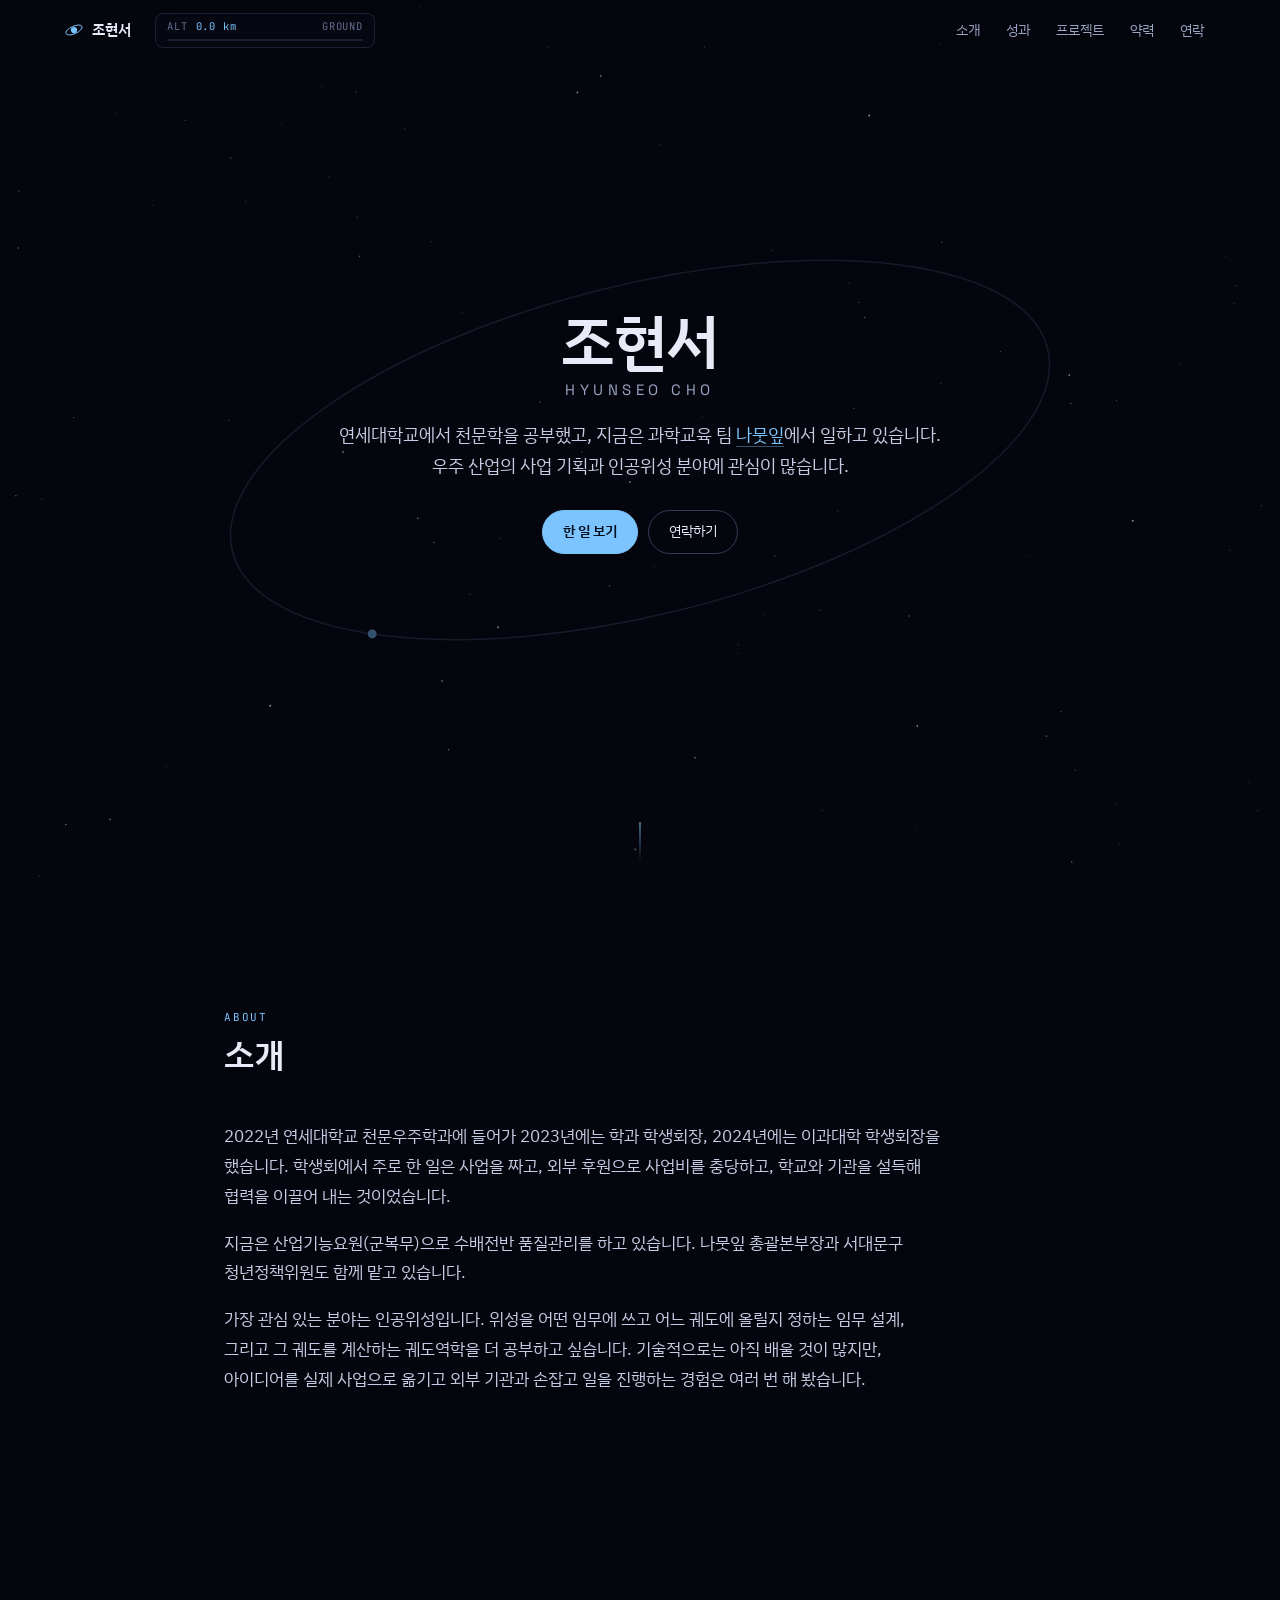
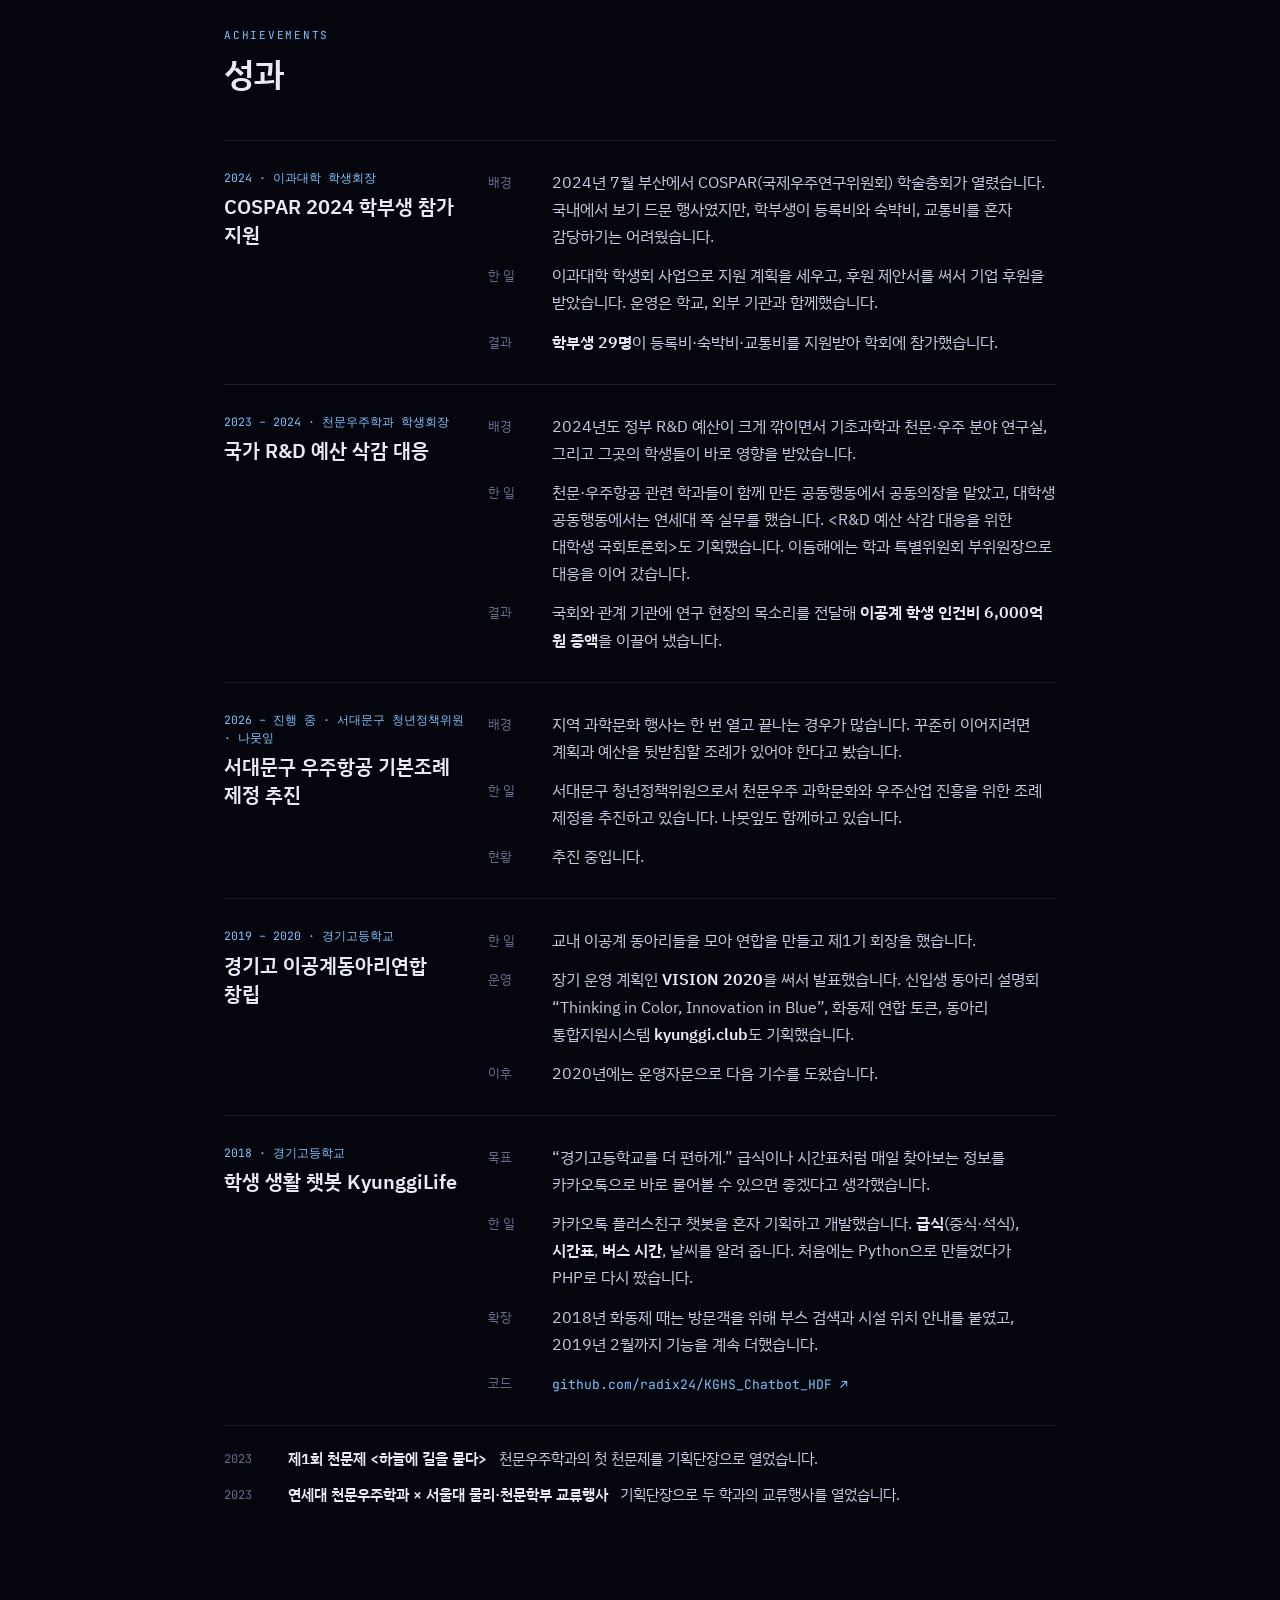
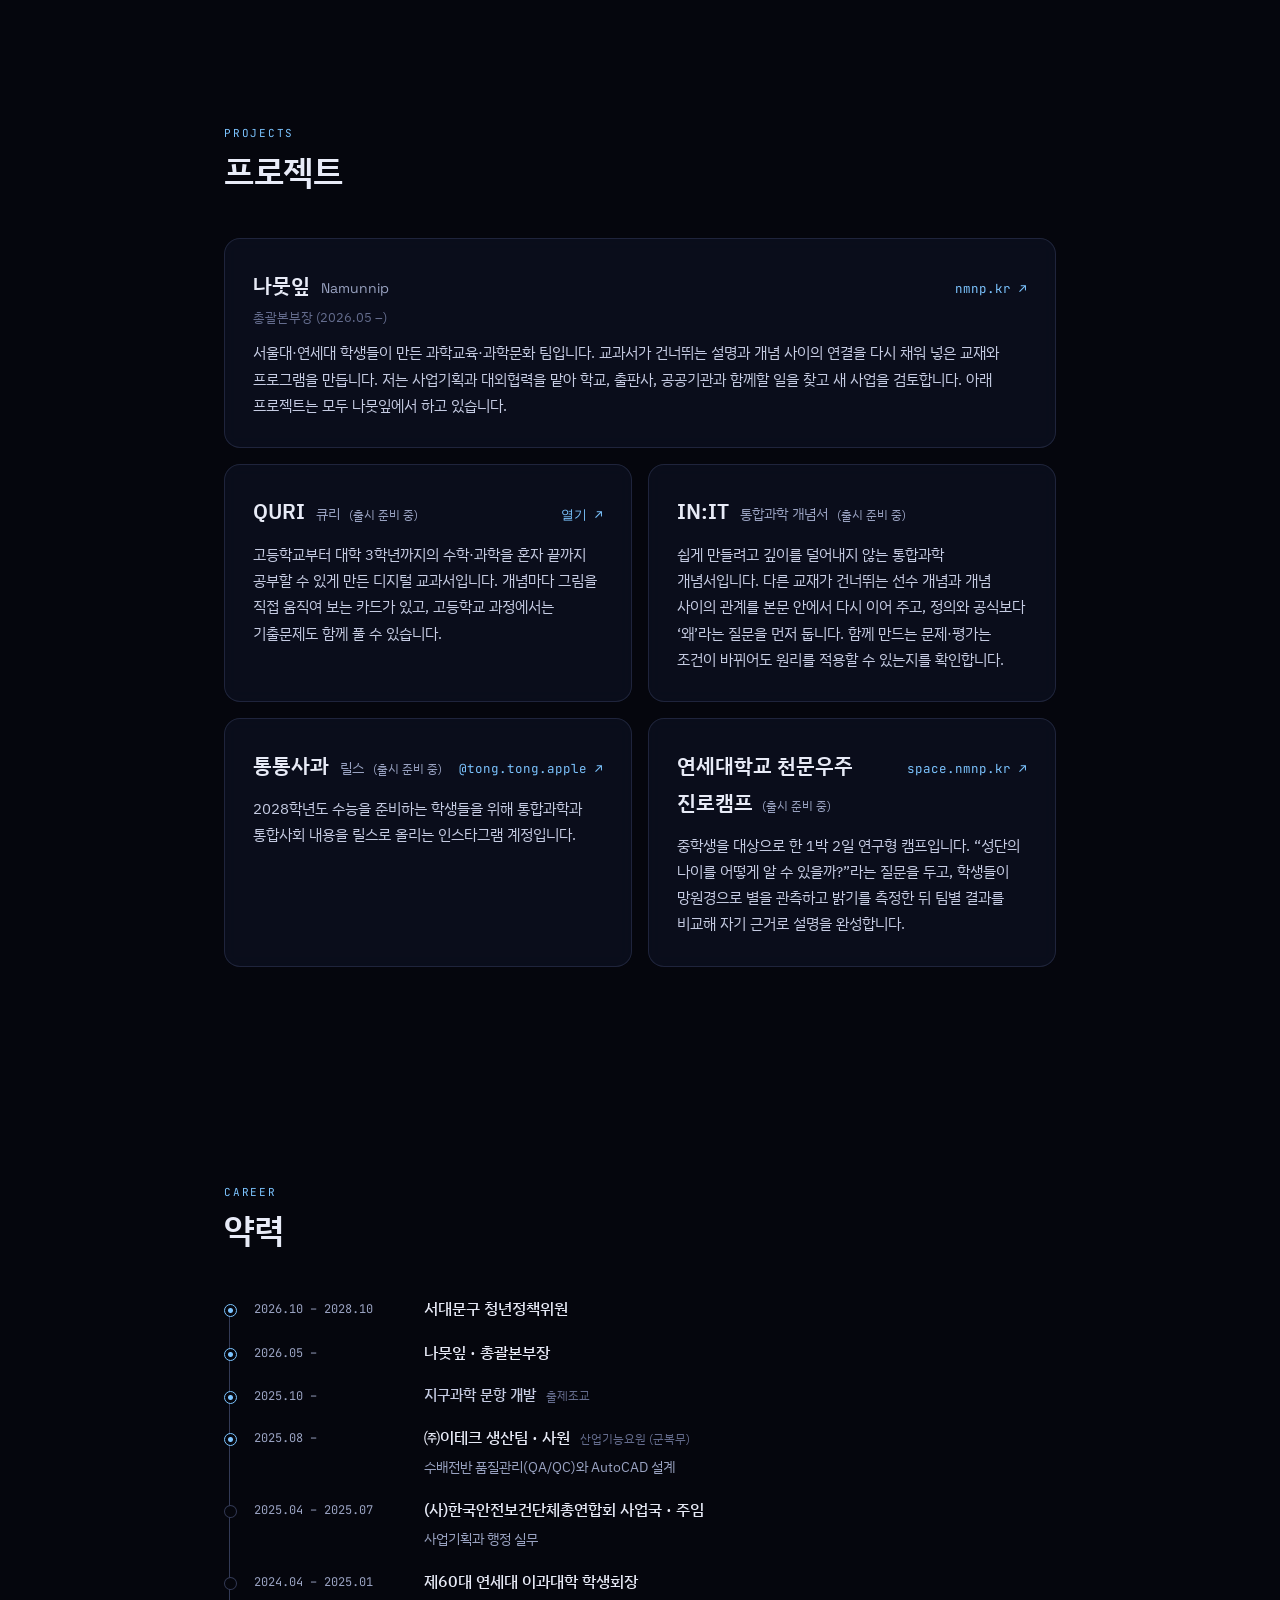
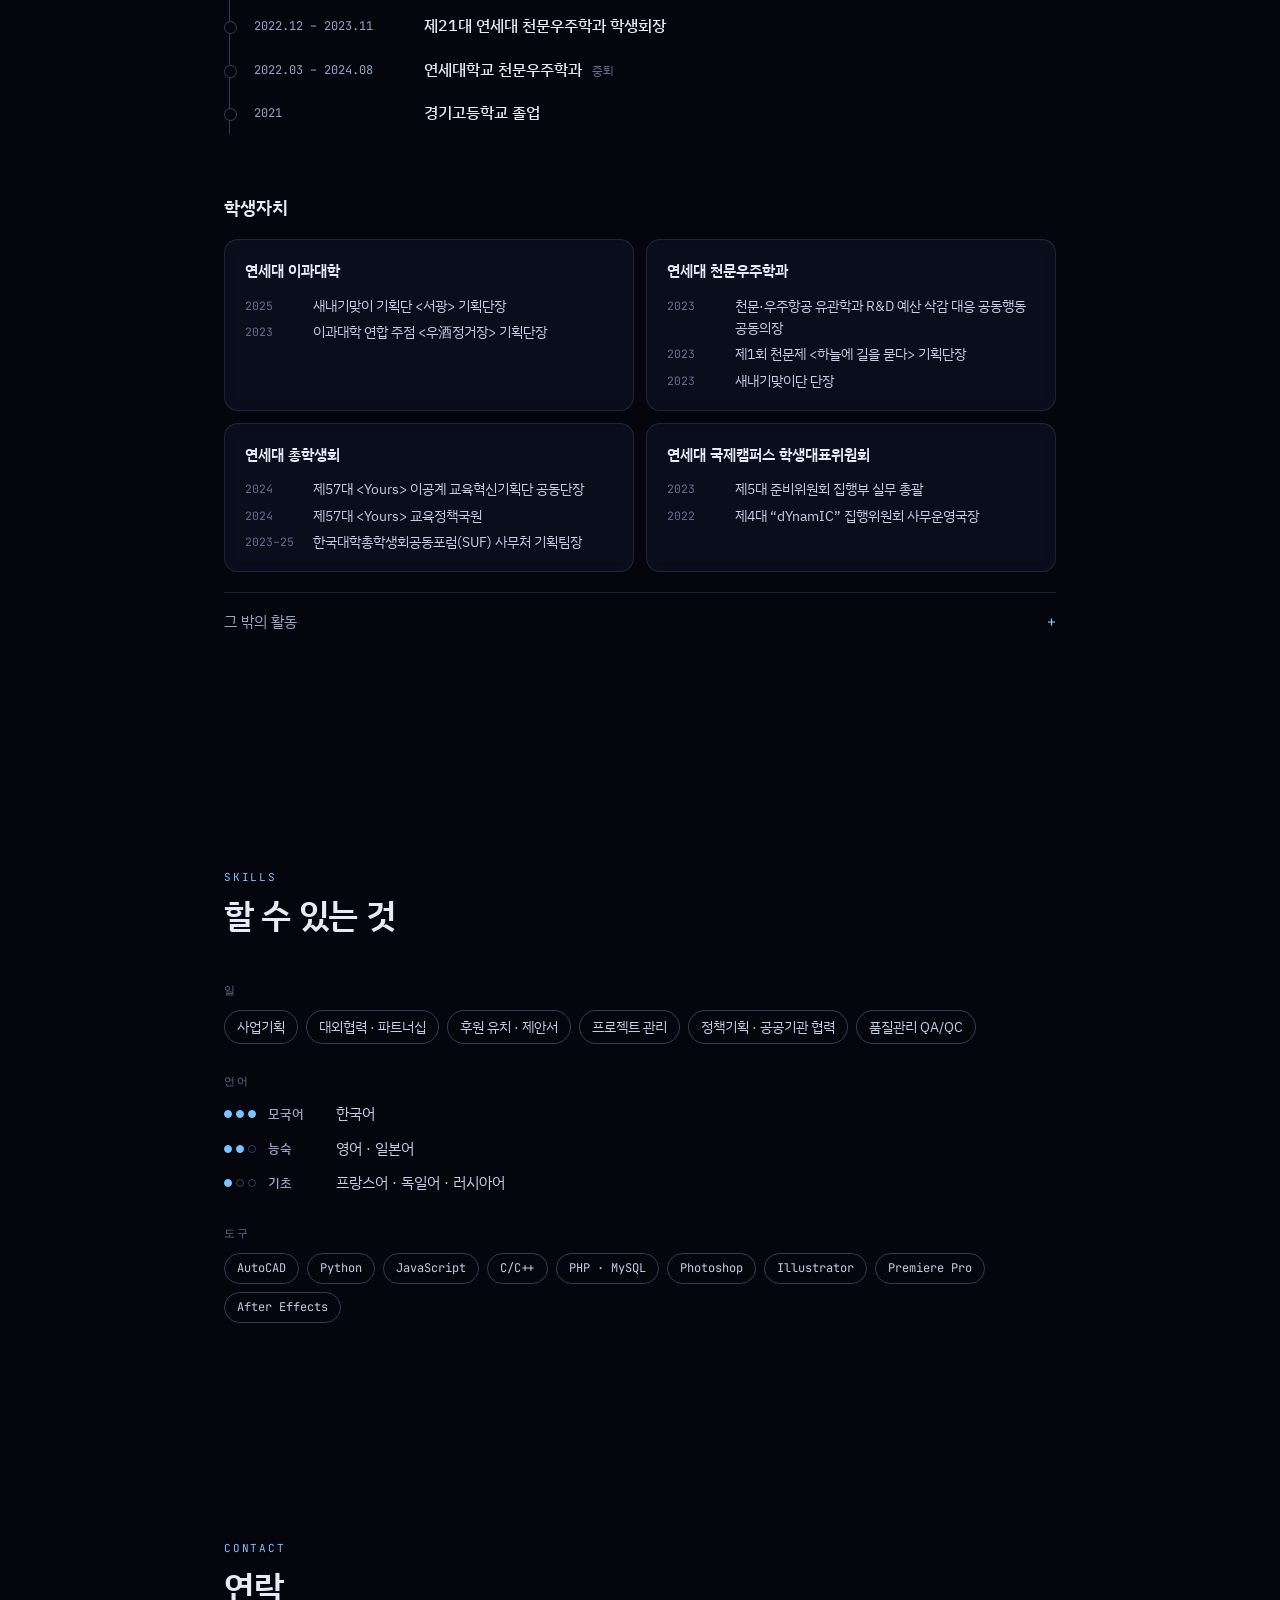
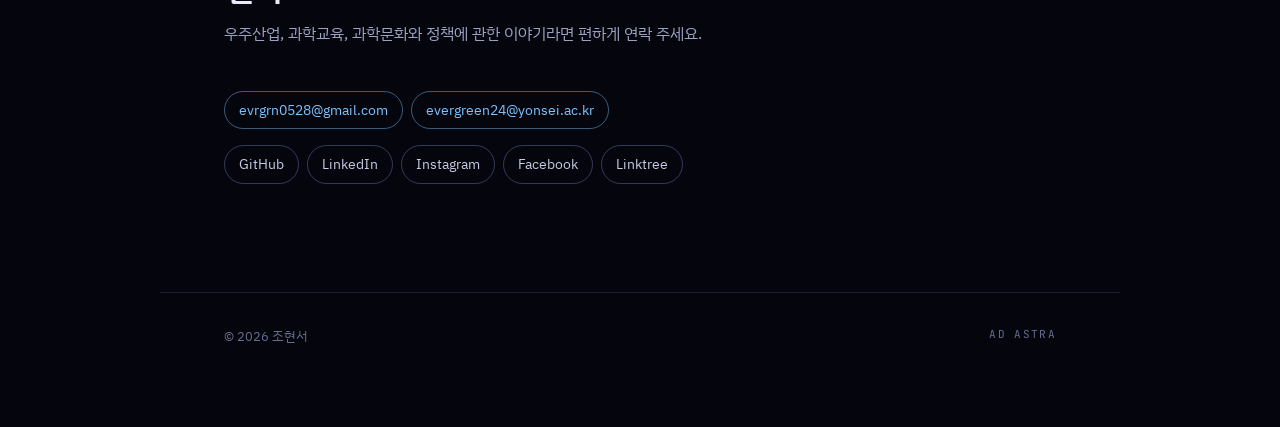
<file: index.html>
<!doctype html>
<html lang="ko">
<head>
  <meta charset="utf-8">
  <meta name="viewport" content="width=device-width, initial-scale=1">
  <title>조현서 · Hyunseo Cho</title>
  <meta name="description" content="천문학을 공부했고, 과학교육 팀 나뭇잎에서 사업을 맡고 있는 조현서입니다.">
  <meta property="og:title" content="조현서 · Hyunseo Cho">
  <meta property="og:description" content="천문학을 공부했고, 과학교육 팀 나뭇잎에서 사업을 맡고 있습니다.">
  <meta property="og:type" content="website">
  <meta property="og:url" content="https://radix24.github.io/">
  <meta name="theme-color" content="#05060d">
  <link rel="icon" href="favicon.svg" type="image/svg+xml">
  <link rel="preconnect" href="https://fonts.googleapis.com">
  <link rel="preconnect" href="https://fonts.gstatic.com" crossorigin>
  <link href="https://fonts.googleapis.com/css2?family=IBM+Plex+Sans+KR:wght@300;400;500;600;700&family=JetBrains+Mono:wght@400;500;600&family=Space+Grotesk:wght@400;500;600&display=swap" rel="stylesheet">
  <link rel="stylesheet" href="style.css">
</head>
<body>
  <canvas id="sky" aria-hidden="true"></canvas>

  <header class="topbar">
    <a class="brand" href="#top" aria-label="맨 위로">
      <svg viewBox="0 0 32 32" width="20" height="20" aria-hidden="true"><circle cx="16" cy="16" r="5" fill="currentColor"/><ellipse cx="16" cy="16" rx="14" ry="6" fill="none" stroke="currentColor" stroke-width="1.4" transform="rotate(-24 16 16)"/></svg>
      <span>조현서</span>
    </a>
    <div class="hud" aria-hidden="true">
      <span class="hud__k">ALT</span><span class="hud__v" id="alt">0 km</span>
      <span class="hud__zone" id="zone">GROUND</span>
      <span class="hud__bar"><span id="altbar"></span></span>
    </div>
    <nav class="nav" aria-label="섹션">
      <a href="#about">소개</a>
      <a href="#achievements">성과</a>
      <a href="#projects">프로젝트</a>
      <a href="#career">약력</a>
      <a href="#contact">연락</a>
    </nav>
  </header>

  <main>
    <section id="top" class="hero" data-alt="0" data-zone="GROUND">
      <div class="hero__orbit" aria-hidden="true">
        <svg viewBox="0 0 600 600">
          <ellipse class="o1" cx="300" cy="300" rx="280" ry="110"/>
          <circle class="sat" r="3"><animateMotion dur="24s" repeatCount="indefinite" path="M20,300 a280,110 0 1,0 560,0 a280,110 0 1,0 -560,0"/></circle>
        </svg>
      </div>
      <div class="hero__inner">
        <h1 class="hero__name">조현서 <span class="en">Hyunseo Cho</span></h1>
        <p class="hero__lead">연세대학교에서 천문학을 공부했고, 지금은 과학교육 팀 <a href="https://nmnp.kr" target="_blank" rel="noopener">나뭇잎</a>에서 일하고 있습니다.<br>우주 산업의 사업 기획과 인공위성 분야에 관심이 많습니다.</p>
        <div class="hero__cta">
          <a class="btn btn--primary" href="#achievements">한 일 보기</a>
          <a class="btn" href="#contact">연락하기</a>
        </div>
      </div>
      <a class="scrollcue" href="#about" aria-label="아래로"><i></i></a>
    </section>

    <!-- 소개 -->
    <section id="about" class="section" data-alt="12" data-zone="TROPOSPHERE">
      <header class="sec-head">
        <p class="sec-tag">About</p>
        <h2>소개</h2>
      </header>
      <div class="prose reveal">
        <p>2022년 연세대학교 천문우주학과에 들어가 2023년에는 학과 학생회장, 2024년에는 이과대학 학생회장을 했습니다. 학생회에서 주로 한 일은 사업을 짜고, 외부 후원으로 사업비를 충당하고, 학교와 기관을 설득해 협력을 이끌어 내는 것이었습니다.</p>
        <p>지금은 산업기능요원(군복무)으로 수배전반 품질관리를 하고 있습니다. 나뭇잎 총괄본부장과 서대문구 청년정책위원도 함께 맡고 있습니다.</p>
        <p>가장 관심 있는 분야는 인공위성입니다. 위성을 어떤 임무에 쓰고 어느 궤도에 올릴지 정하는 임무 설계, 그리고 그 궤도를 계산하는 궤도역학을 더 공부하고 싶습니다. 기술적으로는 아직 배울 것이 많지만, 아이디어를 실제 사업으로 옮기고 외부 기관과 손잡고 일을 진행하는 경험은 여러 번 해 봤습니다.</p>
      </div>
    </section>

    <!-- 성과 -->
    <section id="achievements" class="section" data-alt="100" data-zone="KÁRMÁN LINE">
      <header class="sec-head">
        <p class="sec-tag">Achievements</p>
        <h2>성과</h2>
      </header>

      <article class="ach reveal">
        <div class="ach__head">
          <span class="ach__when">2024 · 이과대학 학생회장</span>
          <h3>COSPAR 2024 학부생 참가 지원</h3>
        </div>
        <dl class="ach__body">
          <div><dt>배경</dt><dd>2024년 7월 부산에서 COSPAR(국제우주연구위원회) 학술총회가 열렸습니다. 국내에서 보기 드문 행사였지만, 학부생이 등록비와 숙박비, 교통비를 혼자 감당하기는 어려웠습니다.</dd></div>
          <div><dt>한 일</dt><dd>이과대학 학생회 사업으로 지원 계획을 세우고, 후원 제안서를 써서 기업 후원을 받았습니다. 운영은 학교, 외부 기관과 함께했습니다.</dd></div>
          <div><dt>결과</dt><dd><b>학부생 29명</b>이 등록비·숙박비·교통비를 지원받아 학회에 참가했습니다.</dd></div>
        </dl>
      </article>

      <article class="ach reveal">
        <div class="ach__head">
          <span class="ach__when">2023 – 2024 · 천문우주학과 학생회장</span>
          <h3>국가 R&amp;D 예산 삭감 대응</h3>
        </div>
        <dl class="ach__body">
          <div><dt>배경</dt><dd>2024년도 정부 R&amp;D 예산이 크게 깎이면서 기초과학과 천문·우주 분야 연구실, 그리고 그곳의 학생들이 바로 영향을 받았습니다.</dd></div>
          <div><dt>한 일</dt><dd>천문·우주항공 관련 학과들이 함께 만든 공동행동에서 공동의장을 맡았고, 대학생 공동행동에서는 연세대 쪽 실무를 했습니다. &lt;R&amp;D 예산 삭감 대응을 위한 대학생 국회토론회&gt;도 기획했습니다. 이듬해에는 학과 특별위원회 부위원장으로 대응을 이어 갔습니다.</dd></div>
          <div><dt>결과</dt><dd>국회와 관계 기관에 연구 현장의 목소리를 전달해 <b>이공계 학생 인건비 6,000억 원 증액</b>을 이끌어 냈습니다.</dd></div>
        </dl>
      </article>

      <article class="ach reveal">
        <div class="ach__head">
          <span class="ach__when">2026 – 진행 중 · 서대문구 청년정책위원 · 나뭇잎</span>
          <h3>서대문구 우주항공 기본조례 제정 추진</h3>
        </div>
        <dl class="ach__body">
          <div><dt>배경</dt><dd>지역 과학문화 행사는 한 번 열고 끝나는 경우가 많습니다. 꾸준히 이어지려면 계획과 예산을 뒷받침할 조례가 있어야 한다고 봤습니다.</dd></div>
          <div><dt>한 일</dt><dd>서대문구 청년정책위원으로서 천문우주 과학문화와 우주산업 진흥을 위한 조례 제정을 추진하고 있습니다. 나뭇잎도 함께하고 있습니다.</dd></div>
          <div><dt>현황</dt><dd>추진 중입니다.</dd></div>
        </dl>
      </article>

      <article class="ach reveal">
        <div class="ach__head">
          <span class="ach__when">2019 – 2020 · 경기고등학교</span>
          <h3>경기고 이공계동아리연합 창립</h3>
        </div>
        <dl class="ach__body">
          <div><dt>한 일</dt><dd>교내 이공계 동아리들을 모아 연합을 만들고 제1기 회장을 했습니다.</dd></div>
          <div><dt>운영</dt><dd>장기 운영 계획인 <b>VISION 2020</b>을 써서 발표했습니다. 신입생 동아리 설명회 “Thinking in Color, Innovation in Blue”, 화동제 연합 토큰, 동아리 통합지원시스템 <b>kyunggi.club</b>도 기획했습니다.</dd></div>
          <div><dt>이후</dt><dd>2020년에는 운영자문으로 다음 기수를 도왔습니다.</dd></div>
        </dl>
      </article>

      <article class="ach reveal">
        <div class="ach__head">
          <span class="ach__when">2018 · 경기고등학교</span>
          <h3>학생 생활 챗봇 KyunggiLife</h3>
        </div>
        <dl class="ach__body">
          <div><dt>목표</dt><dd>“경기고등학교를 더 편하게.” 급식이나 시간표처럼 매일 찾아보는 정보를 카카오톡으로 바로 물어볼 수 있으면 좋겠다고 생각했습니다.</dd></div>
          <div><dt>한 일</dt><dd>카카오톡 플러스친구 챗봇을 혼자 기획하고 개발했습니다. <b>급식</b>(중식·석식), <b>시간표</b>, <b>버스 시간</b>, 날씨를 알려 줍니다. 처음에는 Python으로 만들었다가 PHP로 다시 짰습니다.</dd></div>
          <div><dt>확장</dt><dd>2018년 화동제 때는 방문객을 위해 부스 검색과 시설 위치 안내를 붙였고, 2019년 2월까지 기능을 계속 더했습니다.</dd></div>
          <div><dt>코드</dt><dd><a class="inline-link" href="https://github.com/radix24/KGHS_Chatbot_HDF" target="_blank" rel="noopener">github.com/radix24/KGHS_Chatbot_HDF ↗</a></dd></div>
        </dl>
      </article>

      <ul class="ach-more reveal">
        <li><span>2023</span><div><b>제1회 천문제 &lt;하늘에 길을 묻다&gt;</b> 천문우주학과의 첫 천문제를 기획단장으로 열었습니다.</div></li>
        <li><span>2023</span><div><b>연세대 천문우주학과 × 서울대 물리·천문학부 교류행사</b> 기획단장으로 두 학과의 교류행사를 열었습니다.</div></li>
      </ul>
    </section>

    <!-- 프로젝트 -->
    <section id="projects" class="section" data-alt="408" data-zone="LOW EARTH ORBIT">
      <header class="sec-head">
        <p class="sec-tag">Projects</p>
        <h2>프로젝트</h2>
      </header>

      <article class="proj proj--wide reveal">
        <div class="proj__top"><h3>나뭇잎 <span class="en">Namunnip</span></h3><a href="https://nmnp.kr" target="_blank" rel="noopener">nmnp.kr ↗</a></div>
        <p class="proj__role">총괄본부장 (2026.05 –)</p>
        <p>서울대·연세대 학생들이 만든 과학교육·과학문화 팀입니다. 교과서가 건너뛰는 설명과 개념 사이의 연결을 다시 채워 넣은 교재와 프로그램을 만듭니다. 저는 사업기획과 대외협력을 맡아 학교, 출판사, 공공기관과 함께할 일을 찾고 새 사업을 검토합니다. 아래 프로젝트는 모두 나뭇잎에서 하고 있습니다.</p>
      </article>

      <div class="proj-grid">
        <article class="proj reveal">
          <div class="proj__top"><h3>QURI <span class="en">큐리</span> <small class="soon">(출시 준비 중)</small></h3><a href="https://radix24.github.io/namunnip/" target="_blank" rel="noopener">열기 ↗</a></div>
          <p>고등학교부터 대학 3학년까지의 수학·과학을 혼자 끝까지 공부할 수 있게 만든 디지털 교과서입니다. 개념마다 그림을 직접 움직여 보는 카드가 있고, 고등학교 과정에서는 기출문제도 함께 풀 수 있습니다.</p>
        </article>

        <article class="proj reveal">
          <div class="proj__top"><h3>IN:IT <span class="en">통합과학 개념서</span> <small class="soon">(출시 준비 중)</small></h3></div>
          <p>쉽게 만들려고 깊이를 덜어내지 않는 통합과학 개념서입니다. 다른 교재가 건너뛰는 선수 개념과 개념 사이의 관계를 본문 안에서 다시 이어 주고, 정의와 공식보다 ‘왜’라는 질문을 먼저 둡니다. 함께 만드는 문제·평가는 조건이 바뀌어도 원리를 적용할 수 있는지를 확인합니다.</p>
        </article>

        <article class="proj reveal">
          <div class="proj__top"><h3>통통사과 <span class="en">릴스</span> <small class="soon">(출시 준비 중)</small></h3><a href="https://www.instagram.com/tong.tong.apple/" target="_blank" rel="noopener">@tong.tong.apple ↗</a></div>
          <p>2028학년도 수능을 준비하는 학생들을 위해 통합과학과 통합사회 내용을 릴스로 올리는 인스타그램 계정입니다.</p>
        </article>

        <article class="proj reveal">
          <div class="proj__top"><h3>연세대학교 천문우주 진로캠프 <small class="soon">(출시 준비 중)</small></h3><a href="https://space.nmnp.kr" target="_blank" rel="noopener">space.nmnp.kr ↗</a></div>
          <p>중학생을 대상으로 한 1박 2일 연구형 캠프입니다. “성단의 나이를 어떻게 알 수 있을까?”라는 질문을 두고, 학생들이 망원경으로 별을 관측하고 밝기를 측정한 뒤 팀별 결과를 비교해 자기 근거로 설명을 완성합니다.</p>
        </article>
      </div>
    </section>

    <!-- 약력 -->
    <section id="career" class="section" data-alt="35786" data-zone="GEOSTATIONARY">
      <header class="sec-head">
        <p class="sec-tag">Career</p>
        <h2>약력</h2>
      </header>
      <ol class="timeline">
        <li class="reveal is-live">
          <time>2026.10 – 2028.10</time>
          <h3>서대문구 청년정책위원</h3>
        </li>
        <li class="reveal is-live">
          <time>2026.05 –</time>
          <h3>나뭇잎 · 총괄본부장</h3>
        </li>
        <!-- [사교육 경력] 빼려면 아래 li 하나를 지우면 됩니다 -->
        <li class="reveal is-live is-minor" data-optional="private-education">
          <time>2025.10 –</time>
          <h3>지구과학 문항 개발 <small>출제조교</small></h3>
        </li>
        <!-- [사교육 경력] 끝 -->
        <li class="reveal is-live">
          <time>2025.08 –</time>
          <h3>㈜이테크 생산팀 · 사원 <small>산업기능요원 (군복무)</small></h3>
          <p>수배전반 품질관리(QA/QC)와 AutoCAD 설계</p>
        </li>
        <li class="reveal">
          <time>2025.04 – 2025.07</time>
          <h3>(사)한국안전보건단체총연합회 사업국 · 주임</h3>
          <p>사업기획과 행정 실무</p>
        </li>
        <li class="reveal">
          <time>2024.04 – 2025.01</time>
          <h3>제60대 연세대 이과대학 학생회장</h3>
        </li>
        <li class="reveal">
          <time>2022.12 – 2023.11</time>
          <h3>제21대 연세대 천문우주학과 학생회장</h3>
        </li>
        <li class="reveal">
          <time>2022.03 – 2024.08</time>
          <h3>연세대학교 천문우주학과 <small>중퇴</small></h3>
        </li>
        <li class="reveal">
          <time>2021</time>
          <h3>경기고등학교 졸업</h3>
        </li>
      </ol>

      <h3 class="subhead reveal">학생자치</h3>
      <div class="council">
        <div class="council__group reveal">
          <h4>연세대 이과대학</h4>
          <ul>
            <li><span>2025</span>새내기맞이 기획단 &lt;서광&gt; 기획단장</li>
            <li><span>2023</span>이과대학 연합 주점 &lt;우酒정거장&gt; 기획단장</li>
          </ul>
        </div>
        <div class="council__group reveal">
          <h4>연세대 천문우주학과</h4>
          <ul>
            <li><span>2023</span>천문·우주항공 유관학과 R&amp;D 예산 삭감 대응 공동행동 공동의장</li>
            <li><span>2023</span>제1회 천문제 &lt;하늘에 길을 묻다&gt; 기획단장</li>
            <li><span>2023</span>새내기맞이단 단장</li>
          </ul>
        </div>
        <div class="council__group reveal">
          <h4>연세대 총학생회</h4>
          <ul>
            <li><span>2024</span>제57대 &lt;Yours&gt; 이공계 교육혁신기획단 공동단장</li>
            <li><span>2024</span>제57대 &lt;Yours&gt; 교육정책국원</li>
            <li><span>2023–25</span>한국대학총학생회공동포럼(SUF) 사무처 기획팀장</li>
          </ul>
        </div>
        <div class="council__group reveal">
          <h4>연세대 국제캠퍼스 학생대표위원회</h4>
          <ul>
            <li><span>2023</span>제5대 준비위원회 집행부 실무 총괄</li>
            <li><span>2022</span>제4대 “dYnamIC” 집행위원회 사무운영국장</li>
          </ul>
        </div>
      </div>

      <details class="more reveal">
        <summary>그 밖의 활동</summary>
        <ul>
          <li><span>2023</span>전국대학생연합 싱크탱크 유니버스(univ.us) 재무총괄</li>
          <li><span>2022</span>대학 축제 결제 서비스 CampusPay 대표</li>
          <li><span>2022</span>디자인 중개 플랫폼 미래디자인벤처스 대표</li>
          <li><span>2019</span>경기고 진로체험강연회 DREAM RELAY 2019 · 교육봉사 “교실에서 교실로” 기획</li>
        </ul>
      </details>
    </section>

    <!-- 역량 -->
    <section id="skills" class="section" data-alt="384400" data-zone="LUNAR DISTANCE">
      <header class="sec-head">
        <p class="sec-tag">Skills</p>
        <h2>할 수 있는 것</h2>
      </header>
      <div class="skills">
        <div class="reveal">
          <h3 class="label">일</h3>
          <p class="tags"><span>사업기획</span><span>대외협력 · 파트너십</span><span>후원 유치 · 제안서</span><span>프로젝트 관리</span><span>정책기획 · 공공기관 협력</span><span>품질관리 QA/QC</span></p>
        </div>
        <div class="reveal">
          <h3 class="label">언어</h3>
          <ul class="langs">
            <li><span class="langs__lv" aria-label="모국어"><i class="on"></i><i class="on"></i><i class="on"></i></span><b>모국어</b><span>한국어</span></li>
            <li><span class="langs__lv" aria-label="능숙"><i class="on"></i><i class="on"></i><i></i></span><b>능숙</b><span>영어 · 일본어</span></li>
            <li><span class="langs__lv" aria-label="기초"><i class="on"></i><i></i><i></i></span><b>기초</b><span>프랑스어 · 독일어 · 러시아어</span></li>
          </ul>
        </div>
        <div class="reveal">
          <h3 class="label">도구</h3>
          <p class="tags tags--mono"><span>AutoCAD</span><span>Python</span><span>JavaScript</span><span>C/C++</span><span>PHP · MySQL</span><span>Photoshop</span><span>Illustrator</span><span>Premiere Pro</span><span>After Effects</span></p>
        </div>
      </div>
    </section>

    <!-- 연락 -->
    <section id="contact" class="section" data-alt="1500000" data-zone="SUN–EARTH L2">
      <header class="sec-head">
        <p class="sec-tag">Contact</p>
        <h2>연락</h2>
        <p class="sec-sub">우주산업, 과학교육, 과학문화와 정책에 관한 이야기라면 편하게 연락 주세요.</p>
      </header>
      <ul class="links reveal">
        <li><a href="mailto:evrgrn0528@gmail.com">evrgrn0528@gmail.com</a></li>
        <li><a href="mailto:evergreen24@yonsei.ac.kr">evergreen24@yonsei.ac.kr</a></li>
        <li class="links__break" aria-hidden="true"><br/></li>
        <li><a href="https://github.com/radix24" target="_blank" rel="noopener">GitHub</a></li>
        <li><a href="https://www.linkedin.com/in/hyunseo-cho-88a6201a4/" target="_blank" rel="noopener">LinkedIn</a></li>
        <li><a href="https://www.instagram.com/chohs_0528/" target="_blank" rel="noopener">Instagram</a></li>
        <li><a href="https://www.facebook.com/hyunseo.0528/" target="_blank" rel="noopener">Facebook</a></li>
        <li><a href="https://linktr.ee/evergreen24" target="_blank" rel="noopener">Linktree</a></li>
      </ul>
    </section>
  </main>

  <footer class="foot">
    <span>© 2026 조현서</span>
    <span class="mono">ad astra</span>
  </footer>

  <script src="main.js"></script>
  <script>window.goatcounter = { path: function () { return location.host + location.pathname } };</script>
  <script data-goatcounter="https://nmnp.goatcounter.com/count" async src="//gc.zgo.at/count.js"></script>
</body>
</html>
</file>
<file: style.css>
:root {
  --void: #05060d;
  --panel: rgba(16, 20, 40, 0.55);
  --line: rgba(160, 180, 255, 0.14);
  --line-strong: rgba(160, 180, 255, 0.3);
  --text: #e8ebf7;
  --body: #c6cce3;
  --muted: #9aa3c2;
  --faint: #656d8e;
  --ion: #7cc4ff;
  --plasma: #b69cff;
  --sans: "IBM Plex Sans KR", "Apple SD Gothic Neo", system-ui, sans-serif;
  --display: "Space Grotesk", "IBM Plex Sans KR", sans-serif;
  --mono: "JetBrains Mono", ui-monospace, monospace;
  --gutter: clamp(16px, 5vw, 64px);
  --maxw: 960px;
}

* { box-sizing: border-box; }
html { scroll-behavior: smooth; -webkit-text-size-adjust: 100%; }
body {
  margin: 0;
  background: var(--void);
  color: var(--text);
  font-family: var(--sans);
  font-size: 16px;
  line-height: 1.75;
  word-break: keep-all;
  overflow-x: hidden;
}
a { color: inherit; }
b, strong { font-weight: 600; color: var(--text); }
::selection { background: rgba(124, 196, 255, 0.35); }

/* ---------- 배경: 별 ---------- */
#sky { position: fixed; inset: 0; width: 100%; height: 100%; z-index: -2; display: block; }

/* ---------- 상단바 ---------- */
.topbar {
  position: fixed; top: 0; left: 0; right: 0; z-index: 20;
  display: flex; align-items: center; gap: 16px;
  padding: 12px var(--gutter);
  background: linear-gradient(to bottom, rgba(5, 6, 13, 0.9), rgba(5, 6, 13, 0));
}
.brand { display: inline-flex; align-items: center; gap: 8px; text-decoration: none; font-weight: 600; font-size: 15px; }
.brand svg { color: var(--ion); }
.nav { display: flex; gap: 2px; margin-left: auto; }
.nav a {
  font-size: 14px; text-decoration: none; color: var(--muted);
  padding: 6px 12px; border-radius: 999px; transition: color .2s, background .2s;
}
.nav a:hover, .nav a.is-active { color: var(--text); background: rgba(124, 196, 255, 0.08); }

.hud {
  display: flex; flex-wrap: wrap; align-items: baseline; gap: 0 8px;
  font-family: var(--mono); font-size: 10.5px; letter-spacing: 0.08em; line-height: 1.5;
  padding: 5px 11px 6px; border: 1px solid var(--line); border-radius: 8px;
  background: rgba(8, 10, 22, 0.55); backdrop-filter: blur(8px);
  margin-left: 8px; width: 220px;
}
.hud__k { color: var(--faint); }
.hud__v { color: var(--ion); font-variant-numeric: tabular-nums; }
.hud__zone { margin-left: auto; color: var(--faint); }
.hud__bar { flex: 1 0 100%; margin-top: 4px; height: 2px; background: var(--line); border-radius: 2px; overflow: hidden; }
.hud__bar span { display: block; height: 100%; width: 0; background: linear-gradient(90deg, var(--ion), var(--plasma)); }

/* ---------- 섹션 공통 ---------- */
.section { max-width: var(--maxw); margin: 0 auto; padding: clamp(80px, 12vh, 128px) var(--gutter); }
.sec-head { margin-bottom: clamp(28px, 4vw, 44px); }
.sec-tag { font-family: var(--mono); font-size: 11px; letter-spacing: .16em; text-transform: uppercase; color: var(--ion); margin: 0; }
.sec-head h2 { font-size: clamp(26px, 3.6vw, 34px); font-weight: 600; letter-spacing: -0.01em; line-height: 1.3; margin: 6px 0 0; }
.sec-sub { color: var(--muted); margin: 10px 0 0; }
.label { font-family: var(--mono); font-size: 11px; font-weight: 500; letter-spacing: .14em; color: var(--faint); margin: 0 0 10px; }

.reveal { opacity: 0; transform: translateY(18px); transition: opacity .7s ease, transform .7s cubic-bezier(.2, .7, .2, 1); }
.reveal.is-in { opacity: 1; transform: none; }

/* ---------- 첫 화면 ---------- */
.hero {
  min-height: 100vh; min-height: 100svh; overflow: hidden;
  display: grid; place-items: center; position: relative;
  padding: 110px var(--gutter) 150px;
}
.hero__orbit { position: absolute; inset: 0; display: grid; place-items: center; pointer-events: none; }
.hero__orbit svg { width: min(900px, 130vw); height: auto; opacity: .4; transform: rotate(-14deg); }
.hero__orbit ellipse { fill: none; stroke: var(--line-strong); stroke-width: 1; }
.hero__orbit .sat { fill: var(--ion); }
.hero__inner { position: relative; max-width: 760px; text-align: center; }
.hero__name { margin: 0 0 20px; font-size: clamp(40px, 7vw, 60px); font-weight: 600; letter-spacing: -0.02em; line-height: 1.15; }
.hero__name .en { display: block; margin-top: 6px; font-family: var(--display); font-size: 15px; font-weight: 400; letter-spacing: .3em; text-transform: uppercase; color: var(--muted); }
.hero__lead { font-size: clamp(16px, 2vw, 18px); color: var(--body); margin: 0; }
.hero__lead a { color: var(--ion); text-decoration: none; border-bottom: 1px solid rgba(124, 196, 255, 0.4); }
.hero__cta { display: flex; justify-content: center; gap: 10px; margin-top: 28px; flex-wrap: wrap; }
.btn {
  display: inline-flex; align-items: center; min-height: 44px; padding: 0 20px; border-radius: 999px;
  font-size: 14px; text-decoration: none; border: 1px solid var(--line-strong); color: var(--text);
  transition: background .2s;
}
.btn:hover { background: rgba(124, 196, 255, 0.08); }
.btn--primary { background: var(--ion); color: #04101e; border-color: var(--ion); font-weight: 600; }
.btn--primary:hover { background: #a6d7ff; }
.scrollcue { position: absolute; bottom: 30px; left: 50%; transform: translateX(-50%); padding: 8px; }
.scrollcue i { display: block; width: 1px; height: 40px; background: linear-gradient(var(--ion), transparent); animation: drop 2.2s ease-in-out infinite; transform-origin: top; }
@keyframes drop { 0% { transform: scaleY(0); } 50% { transform: scaleY(1); } 100% { transform: scaleY(1); opacity: 0; } }

/* ---------- 소개 ---------- */
.prose { max-width: 720px; }
.prose p { margin: 0 0 1em; color: var(--body); font-size: 17px; }

/* ---------- 성과 ---------- */
.ach { display: grid; grid-template-columns: 240px 1fr; gap: 24px; padding: 28px 0; border-top: 1px solid var(--line); }
.ach__when { font-family: var(--mono); font-size: 11.5px; color: var(--ion); line-height: 1.6; display: block; }
.ach__head h3 { margin: 6px 0 0; font-size: 20px; font-weight: 600; line-height: 1.4; }
.ach__body { margin: 0; display: grid; gap: 12px; }
.ach__body div { display: grid; grid-template-columns: 52px 1fr; gap: 12px; }
.ach__body dt { font-size: 13px; color: var(--faint); padding-top: 2px; }
.ach__body dd { margin: 0; color: var(--body); font-size: 15.5px; }
.ach-more { list-style: none; margin: 0; padding: 20px 0 0; border-top: 1px solid var(--line); display: grid; gap: 10px; }
.ach-more li { display: grid; grid-template-columns: 52px 1fr; gap: 12px; font-size: 15px; color: var(--body); }
.ach-more span { font-family: var(--mono); font-size: 12px; color: var(--faint); padding-top: 3px; }
.ach-more b { margin-right: 8px; }

/* ---------- 프로젝트 ---------- */
.proj {
  display: flex; flex-direction: column;
  padding: clamp(20px, 3vw, 28px); border: 1px solid var(--line); border-radius: 16px;
  background: var(--panel); backdrop-filter: blur(8px);
}
.proj--wide { margin-bottom: 16px; }
.proj-grid { display: grid; grid-template-columns: 1fr 1fr; gap: 16px; }
.proj__top { display: flex; justify-content: space-between; align-items: baseline; gap: 12px; }
.proj__top h3 { margin: 0; font-size: 21px; font-weight: 600; }
.proj__top .en { font-family: var(--display); font-weight: 400; font-size: 14px; color: var(--muted); margin-left: 6px; }
.proj__top a { flex: none; font-family: var(--mono); font-size: 12.5px; color: var(--ion); text-decoration: none; }
.proj__top a:hover { text-decoration: underline; }
.proj p { color: var(--body); margin: 12px 0 0; font-size: 15px; }
.proj p.proj__role { margin-top: 2px; font-size: 13px; color: var(--faint); }
.proj__list { margin: 12px 0 0; padding: 0; list-style: none; display: grid; gap: 6px; }
.proj__list li { position: relative; padding-left: 14px; font-size: 14.5px; color: var(--body); line-height: 1.65; }
.proj__list li::before { content: ""; position: absolute; left: 0; top: .72em; width: 5px; height: 5px; border-radius: 50%; background: var(--line-strong); }
.proj__list b { margin-right: 6px; }

/* ---------- 약력 ---------- */
.timeline { list-style: none; margin: 0; padding: 0; position: relative; }
.timeline::before { content: ""; position: absolute; left: 5px; top: 10px; bottom: 10px; width: 1px; background: var(--line-strong); }
.timeline li { position: relative; display: grid; grid-template-columns: 150px 1fr; gap: 4px 20px; padding: 0 0 18px 30px; }
.timeline li::before { content: ""; position: absolute; left: 0; top: 8px; width: 11px; height: 11px; border-radius: 50%; background: var(--void); border: 1px solid var(--line-strong); }
.timeline li.is-live::before { border-color: var(--ion); background: radial-gradient(circle, var(--ion) 0 2px, var(--void) 3px); }
.timeline time { font-family: var(--mono); font-size: 12px; color: var(--muted); padding-top: 3px; }
.timeline h3 { margin: 0; font-size: 16px; font-weight: 500; line-height: 1.6; }
.timeline h3 small { font-size: 12px; font-weight: 400; color: var(--faint); margin-left: 6px; }
.timeline p { grid-column: 2; margin: 0; font-size: 14px; color: var(--muted); }
.timeline li.is-minor h3 { font-size: 15px; color: var(--body); }

.subhead { margin: 48px 0 16px; font-size: 18px; font-weight: 600; }
.council { display: grid; grid-template-columns: repeat(2, 1fr); gap: 12px; }
.council__group { padding: 18px 20px; border: 1px solid var(--line); border-radius: 14px; background: var(--panel); backdrop-filter: blur(8px); }
.council__group h4 { margin: 0 0 10px; font-size: 15px; font-weight: 600; }
.council__group ul { list-style: none; margin: 0; padding: 0; display: grid; gap: 4px; }
.council__group li { display: grid; grid-template-columns: 58px 1fr; gap: 10px; font-size: 14px; color: var(--body); line-height: 1.6; }
.council__group li span { font-family: var(--mono); font-size: 11.5px; color: var(--faint); padding-top: 2px; }

.more { margin-top: 20px; border-top: 1px solid var(--line); }
.more summary { cursor: pointer; padding: 16px 0; color: var(--muted); font-size: 15px; list-style: none; display: flex; }
.more summary::-webkit-details-marker { display: none; }
.more summary::after { content: "+"; margin-left: auto; font-family: var(--mono); color: var(--ion); }
.more[open] summary::after { content: "−"; }
.more ul { list-style: none; margin: 0 0 8px; padding: 0; display: grid; gap: 6px; }
.more li { display: grid; grid-template-columns: 64px 1fr; gap: 12px; font-size: 14.5px; color: var(--body); }
.more li span { font-family: var(--mono); font-size: 12px; color: var(--faint); padding-top: 2px; }

/* ---------- 할 수 있는 것 ---------- */
.skills { display: grid; gap: 28px; }
.tags { display: flex; flex-wrap: wrap; gap: 8px; margin: 0; }
.tags span { padding: 4px 12px; border-radius: 999px; font-size: 13.5px; border: 1px solid var(--line-strong); color: var(--body); }
.tags--mono span { font-family: var(--mono); font-size: 12px; }

/* ---------- 연락 ---------- */
.links { list-style: none; margin: 0; padding: 0; display: flex; flex-wrap: wrap; gap: 8px; }
.links a {
  display: inline-block; padding: 6px 14px; border: 1px solid var(--line-strong); border-radius: 999px;
  font-size: 14px; text-decoration: none; color: var(--body); transition: border-color .2s, color .2s;
}
.links a:hover { border-color: var(--ion); color: var(--text); }
.links li:nth-child(-n+2) a { color: var(--ion); border-color: rgba(124, 196, 255, 0.45); }

.foot {
  max-width: var(--maxw); margin: 0 auto; padding: 32px var(--gutter) 80px;
  display: flex; justify-content: space-between; gap: 10px; flex-wrap: wrap;
  border-top: 1px solid var(--line); color: var(--faint); font-size: 13px;
}
.foot .mono { font-family: var(--mono); font-size: 11px; letter-spacing: .12em; text-transform: uppercase; }

/* ---------- 반응형 ---------- */
@media (max-width: 860px) {
  .ach { grid-template-columns: 1fr; gap: 14px; }
  .proj-grid { grid-template-columns: 1fr; }
  .council { grid-template-columns: 1fr; }
}
@media (max-width: 680px) {
  .nav { display: none; }
  .hud { margin-left: auto; width: 140px; }
  .hud__zone { display: none; }
  .timeline li { grid-template-columns: 1fr; gap: 0; padding-left: 26px; }
  .timeline p { grid-column: 1; }
  .ach__body div { grid-template-columns: 1fr; gap: 2px; }
  .prose p { font-size: 16px; }
}

@media (prefers-reduced-motion: reduce) {
  html { scroll-behavior: auto; }
  .reveal { opacity: 1; transform: none; transition: none; }
  .scrollcue i { animation: none; }
  .hero__orbit .sat { display: none; }
}
.inline-link { color: var(--ion); text-decoration: none; font-family: var(--mono); font-size: 13px; overflow-wrap: anywhere; }
.inline-link:hover { text-decoration: underline; }
.links__break { flex-basis: 100%; height: 0; }

.langs { list-style: none; margin: 0; padding: 0; display: grid; gap: 8px; }
.langs li { display: grid; grid-template-columns: auto 56px 1fr; align-items: center; gap: 12px; font-size: 15px; color: var(--body); }
.langs b { font-size: 13px; font-weight: 500; color: var(--muted); }
.langs__lv { display: inline-flex; gap: 4px; }
.langs__lv i { width: 8px; height: 8px; border-radius: 50%; border: 1px solid var(--line-strong); }
.langs__lv i.on { background: var(--ion); border-color: var(--ion); }
.proj-grid > .proj:last-child:nth-child(odd) { grid-column: 1 / -1; }
.soon { font-size: 12px; font-weight: 400; color: var(--muted); margin-left: 4px; white-space: nowrap; }
</file>
